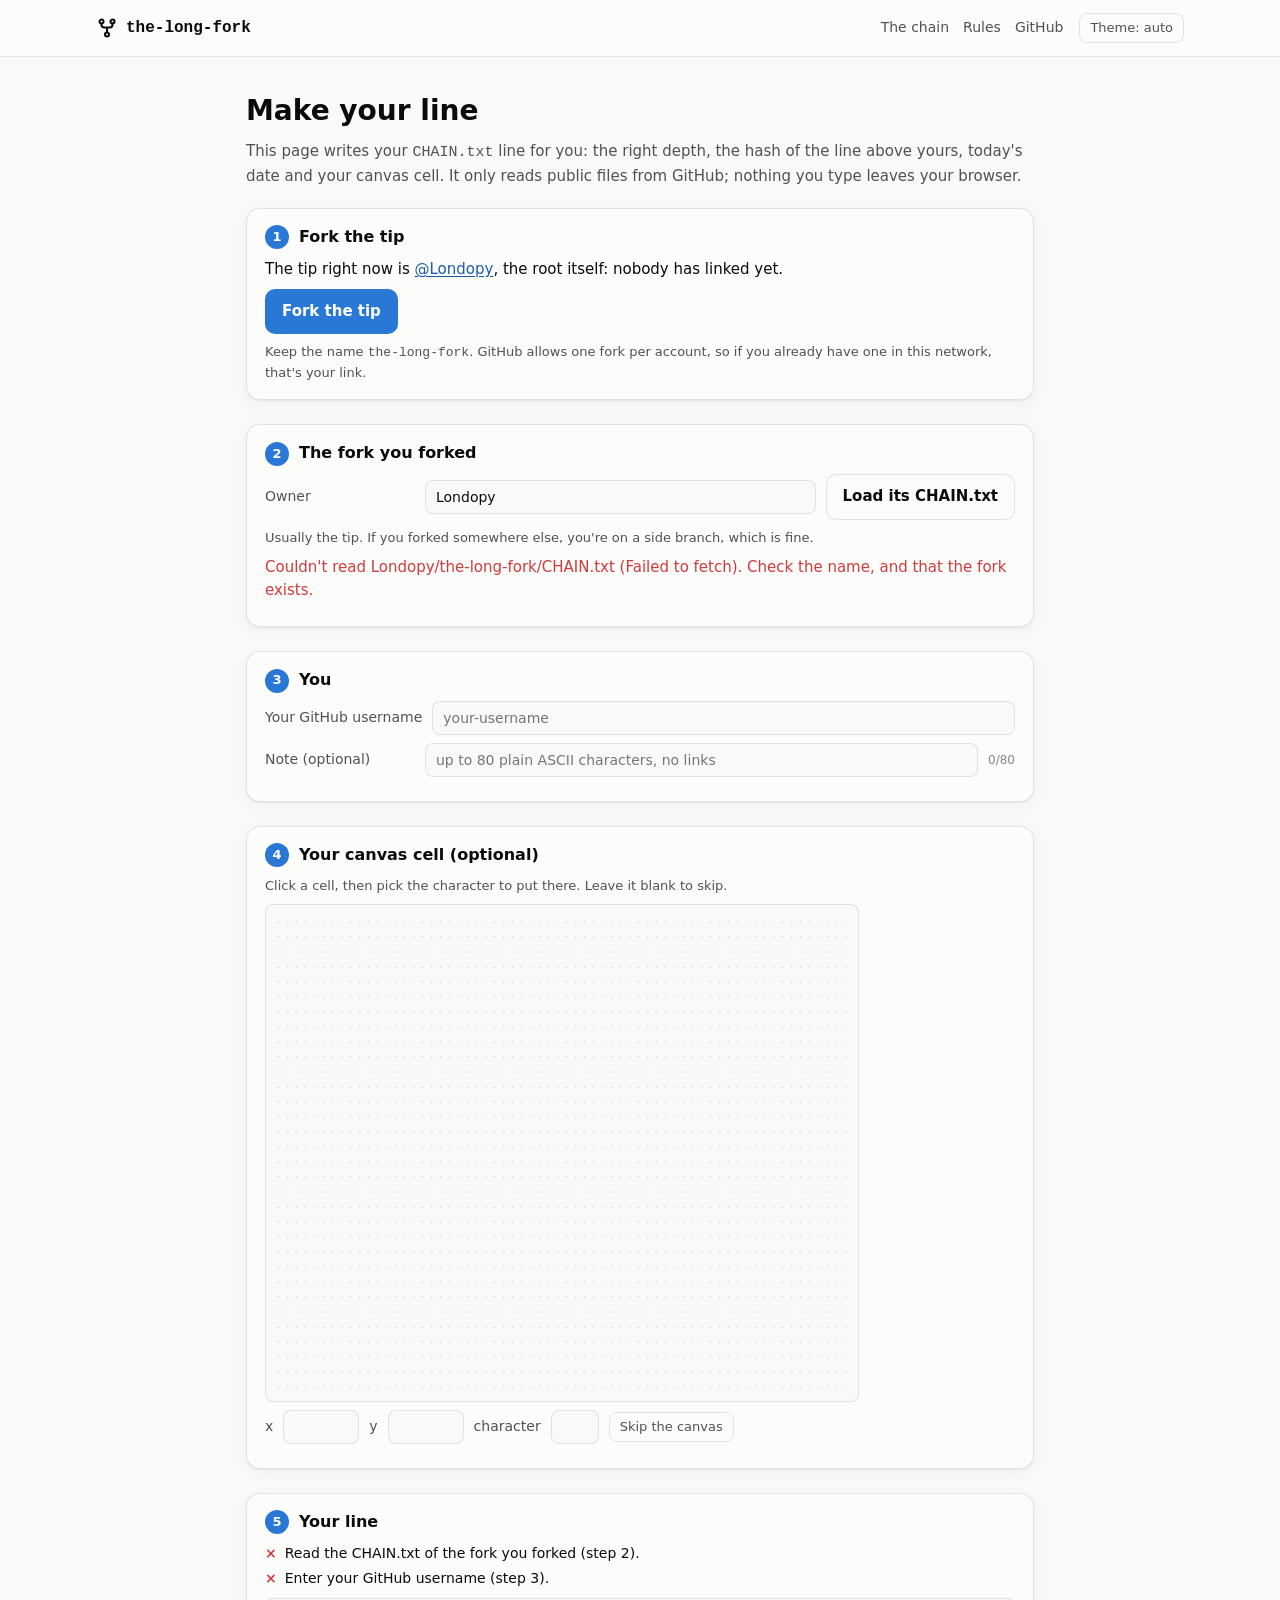
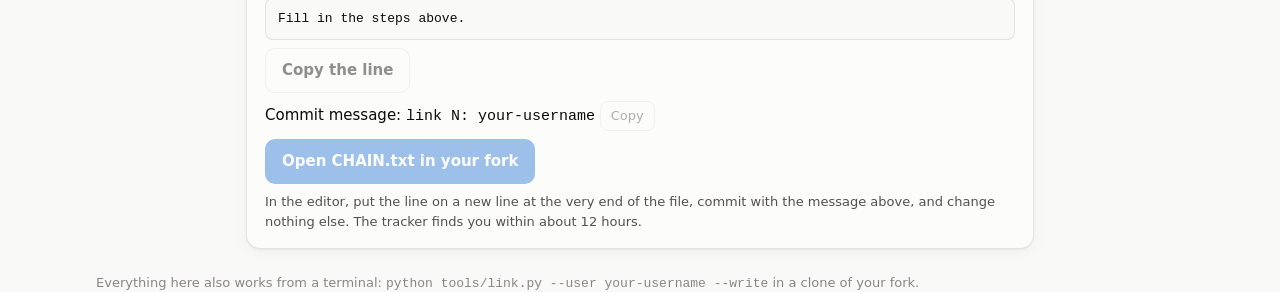
<file: docs/link/index.html>
<!doctype html>
<html lang="en">
<head>
  <meta charset="utf-8">
  <meta name="viewport" content="width=device-width, initial-scale=1">
  <title>Make your line &middot; the-long-fork</title>
  <meta name="description" content="Writes your CHAIN.txt line for the-long-fork: the right depth, the hash of the line above, and your canvas cell.">
  <link rel="icon" href="../assets/fork.svg" type="image/svg+xml">
  <link rel="stylesheet" href="../assets/site.css">
  <link rel="stylesheet" href="../assets/link.css">
  <script>try { var t = localStorage.getItem("theme"); if (t === "light" || t === "dark") document.documentElement.dataset.theme = t; } catch (e) {}</script>
</head>
<body>
  <header class="top">
    <div class="wrap">
      <a class="brand" href="../">
        <svg viewBox="0 0 24 24" fill="none" stroke="currentColor" stroke-width="2.2" stroke-linecap="round" stroke-linejoin="round" aria-hidden="true"><circle cx="6" cy="5" r="2.2"/><circle cx="18" cy="5" r="2.2"/><circle cx="12" cy="19" r="2.2"/><path d="M6 7.2v1.3a3 3 0 0 0 3 3h6a3 3 0 0 0 3-3V7.2M12 11.5v5.3"/></svg>
        the-long-fork
      </a>
      <nav aria-label="Project">
        <a href="../">The chain</a>
        <a href="https://github.com/Londopy/the-long-fork/blob/main/RULES.txt">Rules</a>
        <a href="https://github.com/Londopy/the-long-fork">GitHub</a>
      </nav>
      <button class="ghost" id="theme" type="button">Theme: auto</button>
    </div>
  </header>

  <main class="wrap narrow">
    <h1>Make your line</h1>
    <p class="intro">This page writes your <code>CHAIN.txt</code> line for you: the right depth, the hash of the line above yours, today's date and your canvas cell. It only reads public files from GitHub; nothing you type leaves your browser.</p>

    <ol class="steps">
      <li class="card step">
        <h2>Fork the tip</h2>
        <p id="tip-text">Loading the current tip&hellip;</p>
        <p><a class="button primary" id="fork-link" href="../tip/?fork">Fork the tip</a></p>
        <p class="note">Keep the name <code>the-long-fork</code>. GitHub allows one fork per account, so if you already have one in this network, that's your link.</p>
      </li>

      <li class="card step">
        <h2>The fork you forked</h2>
        <form id="parent-form" class="row">
          <label for="parent">Owner</label>
          <input id="parent" name="parent" autocomplete="off" spellcheck="false" placeholder="username" required>
          <button class="button secondary" type="submit">Load its CHAIN.txt</button>
        </form>
        <p class="note">Usually the tip. If you forked somewhere else, you're on a side branch, which is fine.</p>
        <p id="parent-status" role="status"></p>
        <pre class="lastline" id="parent-last" hidden></pre>
      </li>

      <li class="card step">
        <h2>You</h2>
        <div class="row">
          <label for="user">Your GitHub username</label>
          <input id="user" autocomplete="username" spellcheck="false" placeholder="your-username">
        </div>
        <div class="row">
          <label for="note">Note (optional)</label>
          <input id="note" maxlength="120" autocomplete="off" placeholder="up to 80 plain ASCII characters, no links">
          <span class="count" id="note-count">0/80</span>
        </div>
      </li>

      <li class="card step">
        <h2>Your canvas cell (optional)</h2>
        <p class="note">Click a cell, then pick the character to put there. Leave it blank to skip.</p>
        <div class="picker-wrap"><div class="picker" id="picker" aria-hidden="true"></div></div>
        <div class="row cellrow">
          <label for="cx">x</label><input id="cx" type="number" min="0" max="63" inputmode="numeric">
          <label for="cy">y</label><input id="cy" type="number" min="0" max="31" inputmode="numeric">
          <label for="cch">character</label><input id="cch" maxlength="1" autocomplete="off" spellcheck="false" class="one">
          <button class="ghost" id="clear-cell" type="button">Skip the canvas</button>
        </div>
      </li>

      <li class="card step" id="result">
        <h2>Your line</h2>
        <ul class="problems" id="problems"></ul>
        <pre class="output" id="line" aria-live="polite">Fill in the steps above.</pre>
        <p class="row"><button class="button secondary" id="copy-line" type="button" disabled>Copy the line</button></p>
        <p>Commit message: <code id="message">link N: your-username</code> <button class="ghost" id="copy-message" type="button" disabled>Copy</button></p>
        <p><a class="button primary disabled" id="edit-link" aria-disabled="true">Open CHAIN.txt in your fork</a></p>
        <p class="note">In the editor, put the line on a new line at the very end of the file, commit with the message above, and change nothing else. The tracker finds you within about 12 hours.</p>
      </li>
    </ol>
  </main>

  <footer class="wrap">Everything here also works from a terminal: <code>python tools/link.py --user your-username --write</code> in a clone of your fork.</footer>
  <script type="module" src="../assets/link.js"></script>
</body>
</html>
</file>
<file: docs/assets/site.css>
:root {
  color-scheme: light;
  --page: #f9f9f7;
  --surface: #fcfcfb;
  --ink: #0b0b0b;
  --ink-2: #52514e;
  --muted: #898781;
  --grid: #e1e0d9;
  --axis: #c3c2b7;
  --border: rgba(11, 11, 11, 0.10);
  --accent: #2a78d6;
  --accent-ink: #1c5cab;
  --accent-wash: rgba(42, 120, 214, 0.10);
  --side: #898781;
  --root: #0b0b0b;
  --critical: #d03b3b;
  --warning: #fab219;
  --button-ink: #ffffff;
  --shadow: 0 1px 2px rgba(11, 11, 11, 0.06), 0 4px 16px rgba(11, 11, 11, 0.04);
  --sans: system-ui, -apple-system, "Segoe UI", sans-serif;
  --mono: ui-monospace, SFMono-Regular, Menlo, Consolas, "Liberation Mono", monospace;
}

@media (prefers-color-scheme: dark) {
  :root:where(:not([data-theme="light"])) {
    color-scheme: dark;
    --page: #0d0d0d;
    --surface: #1a1a19;
    --ink: #ffffff;
    --ink-2: #c3c2b7;
    --grid: #2c2c2a;
    --axis: #383835;
    --border: rgba(255, 255, 255, 0.10);
    --accent: #3987e5;
    --accent-ink: #86b6ef;
    --accent-wash: rgba(57, 135, 229, 0.12);
    --root: #ffffff;
    --shadow: none;
  }
}

:root[data-theme="dark"] {
  color-scheme: dark;
  --page: #0d0d0d;
  --surface: #1a1a19;
  --ink: #ffffff;
  --ink-2: #c3c2b7;
  --grid: #2c2c2a;
  --axis: #383835;
  --border: rgba(255, 255, 255, 0.10);
  --accent: #3987e5;
  --accent-ink: #86b6ef;
  --accent-wash: rgba(57, 135, 229, 0.12);
  --root: #ffffff;
  --shadow: none;
}

* { box-sizing: border-box; }

html { -webkit-text-size-adjust: 100%; }

body {
  margin: 0;
  background: var(--page);
  color: var(--ink);
  font: 15px/1.55 var(--sans);
}

a { color: var(--accent-ink); text-underline-offset: 2px; }
a:hover { text-decoration-thickness: 2px; }

:focus-visible { outline: 2px solid var(--accent); outline-offset: 2px; border-radius: 4px; }

.wrap { max-width: 1120px; margin: 0 auto; padding: 0 16px; }

/* Header */

.top { border-bottom: 1px solid var(--border); background: var(--surface); }
.top .wrap { display: flex; align-items: center; gap: 16px; min-height: 56px; flex-wrap: wrap; }
.brand { display: flex; align-items: center; gap: 8px; font: 600 16px/1 var(--mono); color: var(--ink); text-decoration: none; }
.brand svg { width: 22px; height: 22px; }
.top nav { display: flex; gap: 14px; flex-wrap: wrap; margin-left: auto; font-size: 14px; }
.top nav a { color: var(--ink-2); text-decoration: none; }
.top nav a:hover { color: var(--ink); text-decoration: underline; }

.ghost {
  font: inherit; font-size: 13px; color: var(--ink-2); background: transparent;
  border: 1px solid var(--border); border-radius: 8px; padding: 4px 10px; cursor: pointer;
}
.ghost:hover { color: var(--ink); background: var(--accent-wash); }

/* Hero */

.hero { display: grid; grid-template-columns: minmax(0, 1fr) auto; gap: 24px 32px; align-items: end; padding: 40px 0 24px; }
.hero .label { color: var(--ink-2); font-size: 14px; margin: 0 0 4px; }
.hero .depth { font-size: clamp(56px, 11vw, 96px); font-weight: 650; line-height: 0.95; letter-spacing: -0.02em; margin: 0; }
.hero .tipline { margin: 12px 0 0; color: var(--ink-2); }
.hero .tipline strong { color: var(--ink); }
.hero .lede { max-width: 56ch; margin: 16px 0 0; color: var(--ink-2); }
.actions { display: flex; gap: 10px; flex-wrap: wrap; }

.button {
  display: inline-flex; align-items: center; gap: 8px; padding: 10px 16px; border-radius: 10px;
  font-weight: 600; text-decoration: none; border: 1px solid transparent; white-space: nowrap;
}
.button.primary { background: var(--accent); color: var(--button-ink); }
.button.primary:hover { filter: brightness(1.08); }
.button.secondary { border-color: var(--border); color: var(--ink); background: var(--surface); }
.button.secondary:hover { background: var(--accent-wash); }

.banner {
  display: flex; gap: 12px; align-items: flex-start; margin: 0 0 24px; padding: 12px 16px;
  border-radius: 10px; border: 1px solid var(--border); background: var(--surface);
}
.banner svg { flex: none; width: 20px; height: 20px; margin-top: 2px; }
.banner strong { display: block; }

/* Stat tiles */

.stats { display: grid; grid-template-columns: repeat(4, minmax(0, 1fr)); gap: 12px; margin-bottom: 24px; }
.tile { background: var(--surface); border: 1px solid var(--border); border-radius: 12px; padding: 14px 16px; box-shadow: var(--shadow); }
.tile .label { color: var(--ink-2); font-size: 13px; margin: 0; }
.tile .value { font-size: 28px; font-weight: 600; margin: 2px 0 0; line-height: 1.2; }
.tile .sub { color: var(--muted); font-size: 13px; margin: 2px 0 0; }

/* Cards */

.card { background: var(--surface); border: 1px solid var(--border); border-radius: 14px; box-shadow: var(--shadow); margin-bottom: 24px; min-width: 0; }
.card header { display: flex; align-items: baseline; gap: 12px; flex-wrap: wrap; padding: 16px 18px 0; }
.card h2 { font-size: 16px; margin: 0; }
.card .note { color: var(--ink-2); font-size: 13px; margin: 0; }
.card .body { padding: 12px 18px 18px; }
.card header .tools { margin-left: auto; display: flex; gap: 8px; }
.two { display: grid; grid-template-columns: minmax(0, 1fr) minmax(0, 1fr); gap: 24px; align-items: start; }
.two > .card { margin-bottom: 24px; }

/* Legend */

.legend { display: flex; flex-wrap: wrap; gap: 6px 16px; list-style: none; margin: 10px 0 0; padding: 0 18px; font-size: 13px; color: var(--ink-2); }
.legend li { display: inline-flex; align-items: center; gap: 6px; }
.legend svg { width: 16px; height: 16px; overflow: visible; }

/* The tree */

.tree-box { position: relative; height: min(62vh, 560px); min-height: 320px; margin: 10px 0 0; border-top: 1px solid var(--border); overflow: hidden; touch-action: none; }
.tree-box svg { display: block; width: 100%; height: 100%; cursor: grab; }
.tree-box svg:active { cursor: grabbing; }
.tree-box .link { fill: none; stroke: var(--axis); stroke-width: 1px; }
.tree-box .link.main { stroke: var(--accent); stroke-width: 2px; }
.ring { fill: var(--surface); }
.tree-box .hit { fill: transparent; }
.tree-box .node { cursor: pointer; }
.tree-box .node:focus { outline: none; }
.tree-box .node:focus-visible .ring { stroke: var(--accent); stroke-width: 2px; }
.tree-box .label { font: 12px var(--sans); fill: var(--ink-2); paint-order: stroke; stroke: var(--surface); stroke-width: 3px; stroke-linejoin: round; }
.tree-box .label.tip { font-weight: 700; fill: var(--ink); }
.tree-box.far .label:not(.tip) { display: none; }
.tree-hint { position: absolute; left: 12px; bottom: 10px; font-size: 12px; color: var(--muted); pointer-events: none; }

.m-main { fill: var(--accent); }
.m-side { fill: var(--side); }
.m-root { fill: var(--root); }
.m-bad { stroke: var(--critical); stroke-width: 2.5px; stroke-linecap: round; fill: none; }
.m-excluded { stroke: var(--critical); stroke-width: 2px; fill: var(--surface); }
.m-lost { stroke: var(--warning); stroke-width: 2.5px; fill: var(--surface); }
.m-ghost { stroke: var(--muted); stroke-width: 1px; stroke-dasharray: 1.5 2; fill: var(--surface); }
.m-tipring { fill: none; stroke: var(--accent); stroke-width: 2px; }

/* Tooltip */

.tip-box {
  position: absolute; z-index: 5; pointer-events: none; max-width: 300px; padding: 10px 12px;
  background: var(--surface); color: var(--ink); border: 1px solid var(--border); border-radius: 10px;
  box-shadow: 0 6px 24px rgba(0, 0, 0, 0.16); font-size: 13px; line-height: 1.45;
}
.tip-box[hidden] { display: none; }
.tip-box .big { font-size: 15px; font-weight: 650; }
.tip-box .dim { color: var(--ink-2); }
.tip-box .mono { font-family: var(--mono); font-size: 12px; overflow-wrap: anywhere; }
.tip-box ul { margin: 6px 0 0; padding-left: 16px; }

/* Depth chart */

.chart { position: relative; }
.chart svg { display: block; width: 100%; height: auto; overflow: visible; }
.chart .gridline { stroke: var(--grid); stroke-width: 1px; }
.chart .baseline { stroke: var(--axis); stroke-width: 1px; }
.chart .tick { font: 11px var(--sans); fill: var(--muted); font-variant-numeric: tabular-nums; }
.chart .line { fill: none; stroke: var(--accent); stroke-width: 2px; stroke-linejoin: round; stroke-linecap: round; }
.chart .area { fill: var(--accent-wash); }
.chart .dot { fill: var(--accent); stroke: var(--surface); stroke-width: 2px; }
.chart .cross { stroke: var(--muted); stroke-width: 1px; }
.chart .endlabel { font: 600 12px var(--sans); fill: var(--ink); }
.chart .hitbox { fill: transparent; }

/* Canvas */

.canvas-view { overflow-x: auto; }
.canvas-view pre {
  margin: 0; font: 12px/1.15 var(--mono); letter-spacing: 0.02em; color: var(--ink);
  background: var(--page); border: 1px solid var(--border); border-radius: 8px; padding: 10px; width: max-content;
}
.canvas-view .blank { color: var(--grid); }
.scrub { display: flex; align-items: center; gap: 10px; margin-top: 12px; font-size: 13px; color: var(--ink-2); }
.scrub input { flex: 1; accent-color: var(--accent); }

/* Tables */

.table-tools { display: flex; gap: 12px; align-items: center; flex-wrap: wrap; padding: 12px 18px 0; font-size: 13px; color: var(--ink-2); }
.table-tools select { font: inherit; color: var(--ink); background: var(--surface); border: 1px solid var(--border); border-radius: 8px; padding: 4px 8px; }
.table-scroll { overflow-x: auto; }
table { width: 100%; border-collapse: collapse; font-size: 14px; }
th, td { text-align: left; padding: 8px 18px; border-top: 1px solid var(--border); vertical-align: top; }
th { font-size: 12px; font-weight: 600; color: var(--ink-2); border-top: none; white-space: nowrap; }
td.num { font-variant-numeric: tabular-nums; text-align: right; width: 1%; white-space: nowrap; }
td.mono { font-family: var(--mono); font-size: 12px; white-space: nowrap; }
td .why { display: block; color: var(--ink-2); font-size: 12px; }
.status { display: inline-flex; align-items: center; gap: 6px; white-space: nowrap; }
.status svg { width: 14px; height: 14px; flex: none; overflow: visible; }
.empty { color: var(--ink-2); padding: 8px 18px 16px; margin: 0; }

.lists { display: grid; grid-template-columns: minmax(0, 1fr) minmax(0, 1fr); gap: 0 24px; padding: 0 0 12px; }
.lists h3 { font-size: 14px; margin: 12px 18px 4px; }
.lists ul { margin: 0; padding: 0 18px 0 36px; font-size: 14px; }
.lists li { margin: 4px 0; }
.lists .dim { color: var(--ink-2); }

footer { color: var(--muted); font-size: 13px; padding: 8px 0 40px; }
footer a { color: var(--ink-2); }

.error { color: var(--critical); }
.muted { color: var(--muted); }
.mono { font-family: var(--mono); }

@media (max-width: 860px) {
  .two, .lists { grid-template-columns: minmax(0, 1fr); }
  .stats { grid-template-columns: repeat(2, minmax(0, 1fr)); }
  .hero { grid-template-columns: minmax(0, 1fr); align-items: start; }
}

@media (prefers-reduced-motion: reduce) {
  * { transition: none !important; animation: none !important; }
}

@media (forced-colors: active) {
  .m-main, .m-side, .m-root { fill: CanvasText; }
  .tree-box .link.main { stroke: Highlight; }
}
</file>
<file: docs/assets/link.css>
.narrow { max-width: 820px; }
h1 { font-size: 28px; margin: 32px 0 8px; }
.intro { color: var(--ink-2); margin: 0 0 20px; }
.steps { list-style: none; padding: 0; margin: 0; counter-reset: step; }
.step { padding: 16px 18px; }
.step h2 { font-size: 16px; margin: 0 0 8px; display: flex; align-items: center; gap: 10px; }
.step h2::before {
  counter-increment: step; content: counter(step);
  display: inline-grid; place-items: center; width: 24px; height: 24px; border-radius: 50%;
  background: var(--accent); color: var(--button-ink); font-size: 13px;
}
.step p { margin: 8px 0; }
.step .note { color: var(--ink-2); font-size: 13px; }
.row { display: flex; align-items: center; gap: 10px; flex-wrap: wrap; margin: 8px 0; }
.row label { color: var(--ink-2); font-size: 14px; min-width: 150px; }
.cellrow label { min-width: 0; }
input {
  font: 14px var(--sans); color: var(--ink); background: var(--page); border: 1px solid var(--border);
  border-radius: 8px; padding: 8px 10px; min-width: 0; flex: 1 1 200px;
}
input[type="number"] { flex: 0 0 76px; }
input.one { flex: 0 0 48px; text-align: center; font-family: var(--mono); }
input:focus { outline: 2px solid var(--accent); outline-offset: 1px; }
.count { color: var(--muted); font-size: 12px; font-variant-numeric: tabular-nums; }
.count.over { color: var(--critical); }
button.button { font: inherit; font-weight: 600; cursor: pointer; }
button.button:disabled, .button.disabled { opacity: 0.45; pointer-events: none; }
.ghost:disabled { opacity: 0.45; cursor: default; }
.lastline, .output {
  margin: 8px 0; padding: 10px 12px; background: var(--page); border: 1px solid var(--border); border-radius: 8px;
  font: 13px/1.5 var(--mono); white-space: pre-wrap; overflow-wrap: anywhere;
}
.output.ready { border-color: var(--accent); }
.problems { list-style: none; margin: 0; padding: 0; }
.problems li { display: flex; gap: 8px; align-items: flex-start; color: var(--ink); font-size: 14px; margin: 4px 0; }
.problems li::before { content: "\00d7"; color: var(--critical); font-weight: 700; }
.picker-wrap { overflow-x: auto; margin: 8px 0; }
.picker {
  display: grid; grid-template-columns: repeat(64, 9px); grid-auto-rows: 15px; width: max-content;
  padding: 8px; background: var(--page); border: 1px solid var(--border); border-radius: 8px;
  font: 12px/15px var(--mono); cursor: crosshair; user-select: none;
}
.picker span { text-align: center; border-radius: 2px; }
.picker span.blank { color: var(--grid); }
.picker span:hover { background: var(--accent-wash); }
.picker span.sel { background: var(--accent); color: var(--button-ink); }
#parent-status.bad { color: var(--critical); }
</file>
